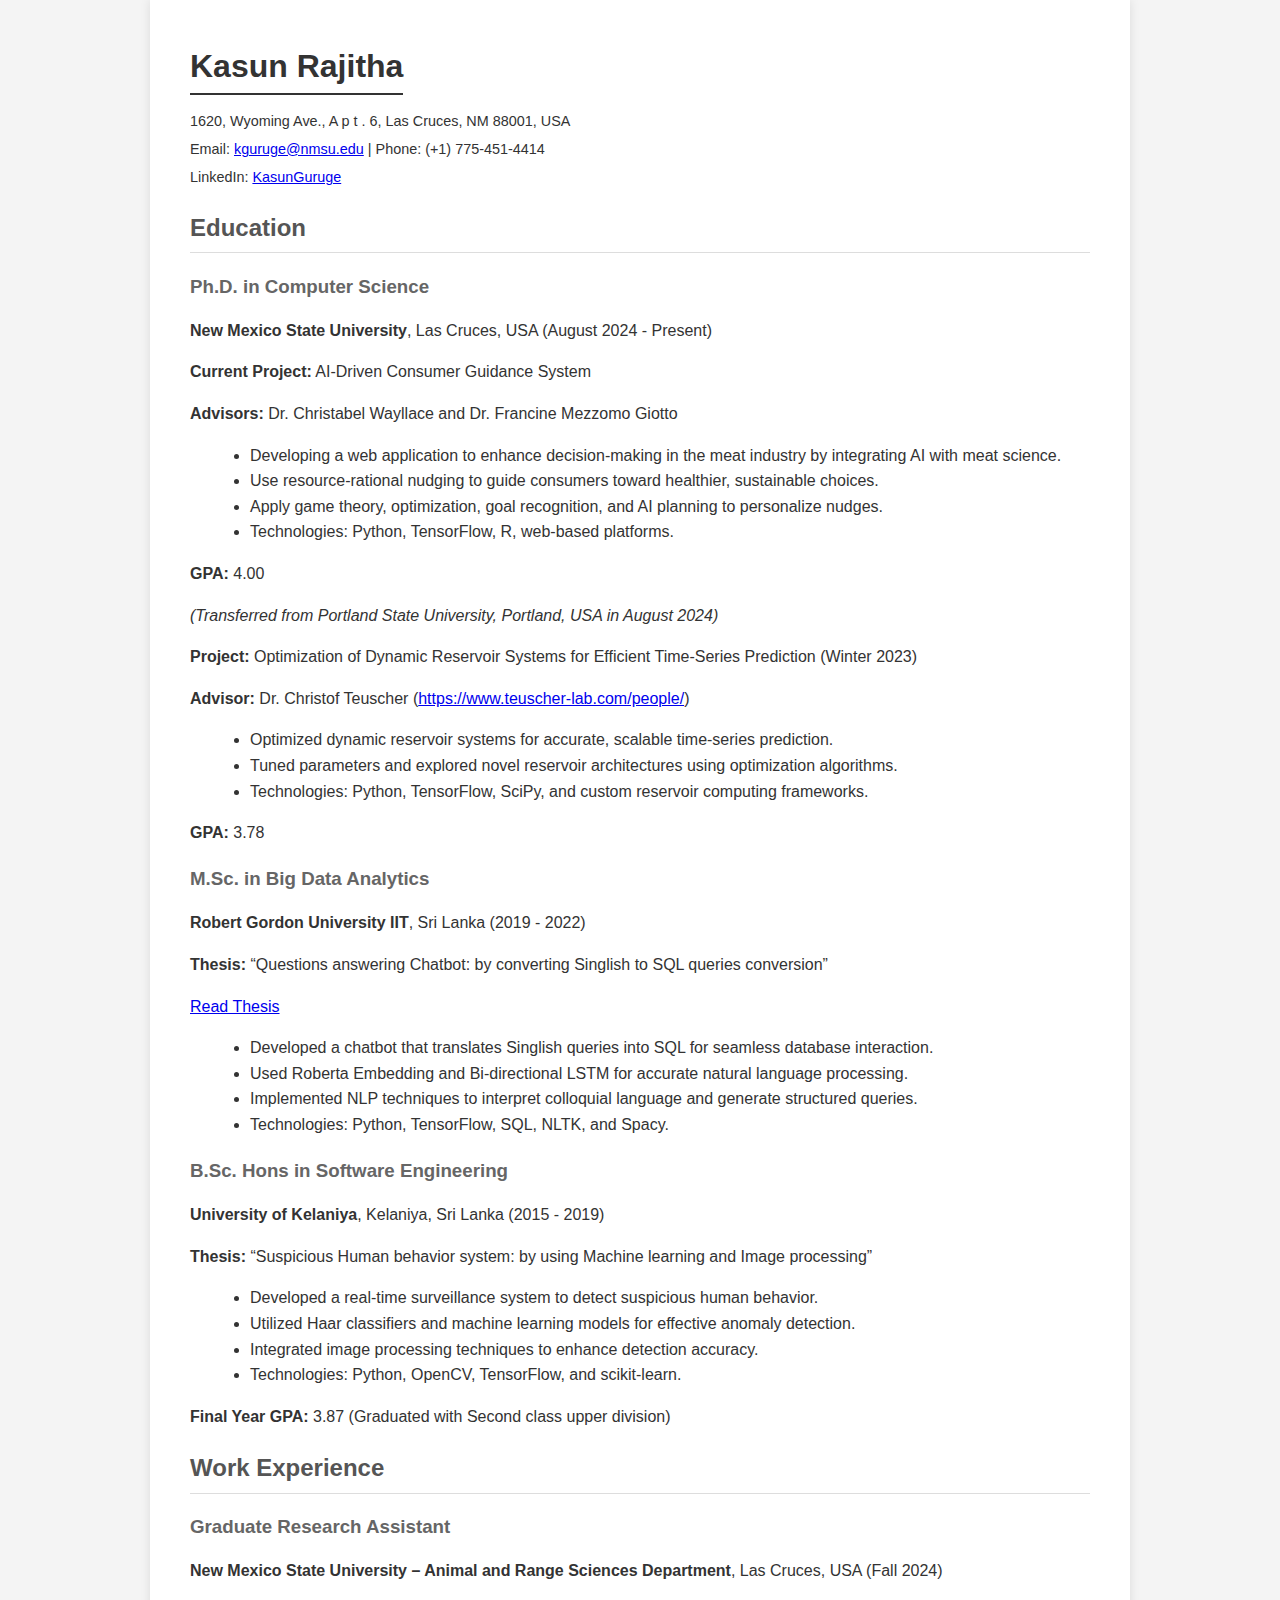
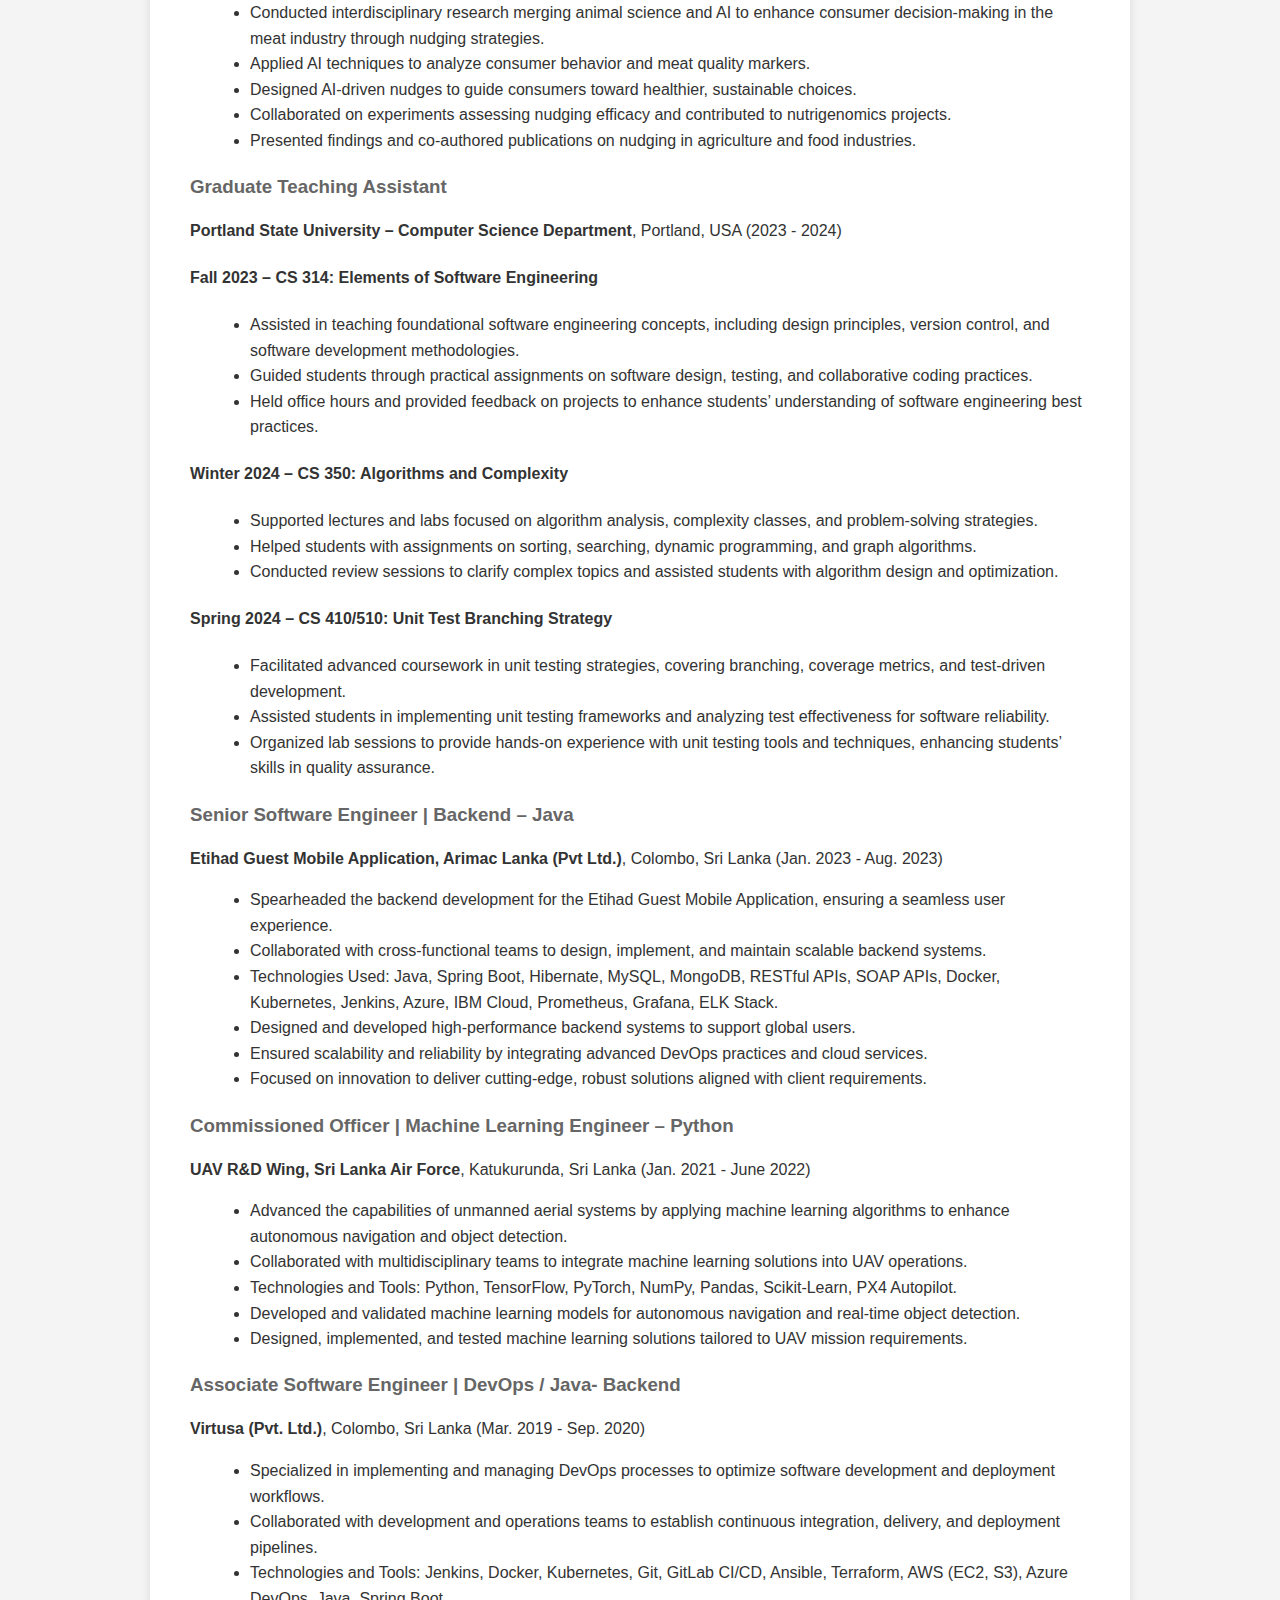
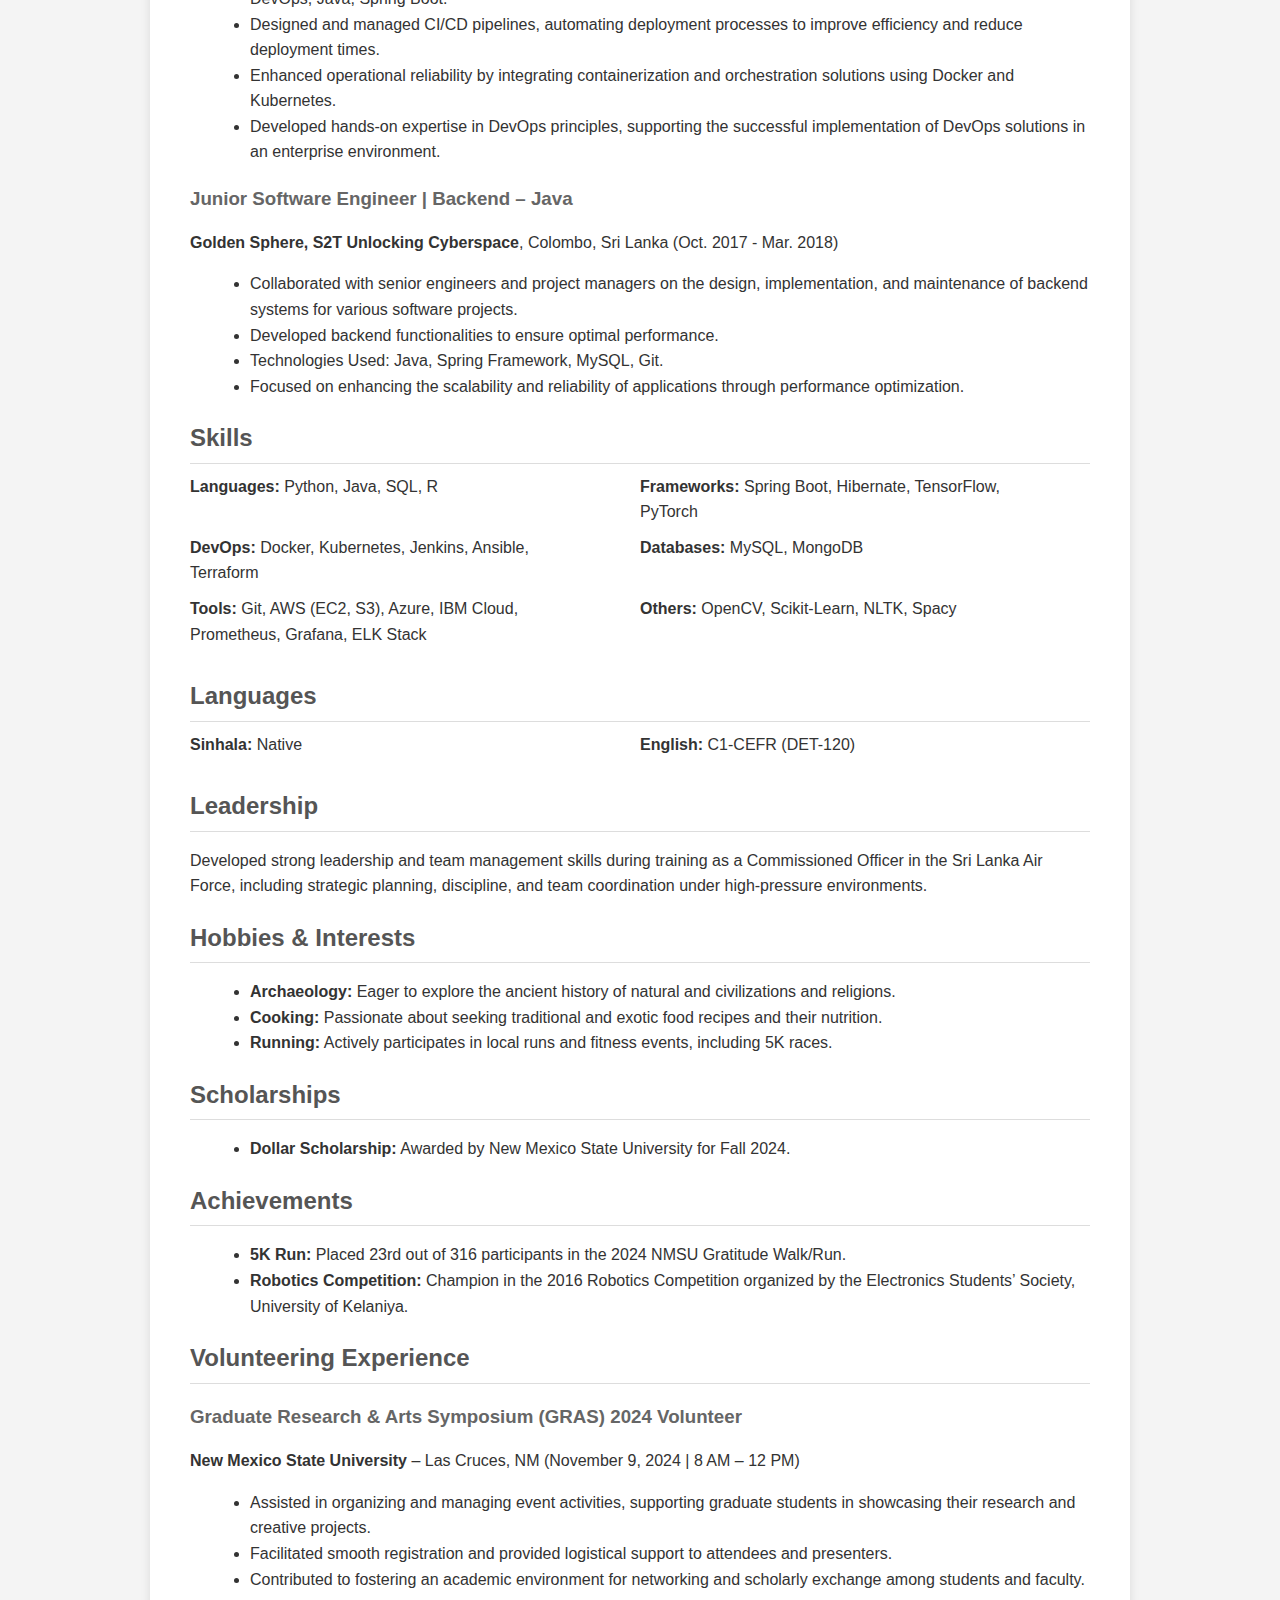
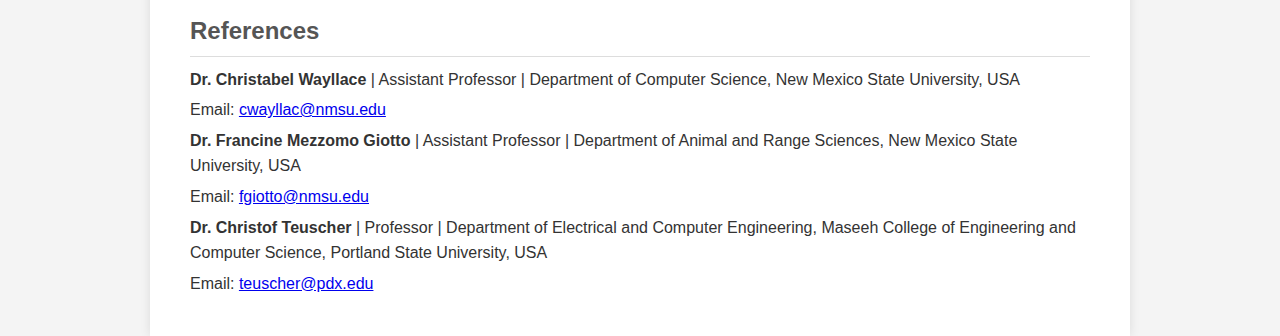
<file: about.html>
<!DOCTYPE html>
<html lang="en">
<head>
    <meta charset="UTF-8">
    <meta name="viewport" content="width=device-width, initial-scale=1.0">
    <title>Kasun Rajitha - Curriculum Vitae</title>
    <style>
        body {
            font-family: Arial, sans-serif;
            line-height: 1.6;
            margin: 0;
            padding: 0;
            background-color: #f4f4f4;
            color: #333;
        }
        .container {
            width: 80%;
            max-width: 900px;
            margin: auto;
            background: #fff;
            padding: 20px 40px;
            box-shadow: 0 0 10px rgba(0,0,0,0.1);
        }
        header, section {
            margin-bottom: 20px;
        }
        header h1 {
            margin-bottom: 5px;
            font-size: 2em;
            border-bottom: 2px solid #333;
            display: inline-block;
        }
        .contact-info {
            margin-top: 10px;
            font-size: 0.9em;
        }
        .contact-info p {
            margin: 5px 0;
        }
        h2 {
            border-bottom: 1px solid #ddd;
            padding-bottom: 5px;
            margin-bottom: 10px;
            color: #555;
        }
        h3 {
            margin-bottom: 5px;
            color: #666;
        }
        ul {
            list-style-type: disc;
            margin-left: 20px;
        }
        .skills, .languages {
            display: flex;
            flex-wrap: wrap;
        }
        .skills div, .languages div {
            width: 45%;
            margin-right: 5%;
            margin-bottom: 10px;
        }
        .references p {
            margin: 5px 0;
        }
        @media (max-width: 600px) {
            .skills div, .languages div {
                width: 100%;
                margin-right: 0;
            }
        }
    </style>
</head>
<body>
    <div class="container">
        <!-- Header Section -->
        <header>
            <h1>Kasun Rajitha</h1>
            <div class="contact-info">
                <p>1620, Wyoming Ave., A p t . 6, Las Cruces, NM 88001, USA</p>
                <p>Email: <a href="mailto:kguruge@nmsu.edu">kguruge@nmsu.edu</a> | Phone: (+1) 775-451-4414</p>
                <p>LinkedIn: <a href="https://www.linkedin.com/in/kasun-guruge-22399799/" target="_blank">KasunGuruge</a></p>
            </div>
        </header>

        <!-- Education Section -->
        <section>
            <h2>Education</h2>
            
            <div>
                <h3>Ph.D. in Computer Science</h3>
                <p><strong>New Mexico State University</strong>, Las Cruces, USA (August 2024 - Present)</p>
                <p><strong>Current Project:</strong> AI-Driven Consumer Guidance System</p>
                <p><strong>Advisors:</strong> Dr. Christabel Wayllace and Dr. Francine Mezzomo Giotto</p>
                <ul>
                    <li>Developing a web application to enhance decision-making in the meat industry by integrating AI with meat science.</li>
                    <li>Use resource-rational nudging to guide consumers toward healthier, sustainable choices.</li>
                    <li>Apply game theory, optimization, goal recognition, and AI planning to personalize nudges.</li>
                    <li>Technologies: Python, TensorFlow, R, web-based platforms.</li>
                </ul>
                <p><strong>GPA:</strong> 4.00</p>
                <p><em>(Transferred from Portland State University, Portland, USA in August 2024)</em></p>
                <p><strong>Project:</strong> Optimization of Dynamic Reservoir Systems for Efficient Time-Series Prediction (Winter 2023)</p>
                <p><strong>Advisor:</strong> Dr. Christof Teuscher (<a href="https://www.teuscher-lab.com/people/" target="_blank">https://www.teuscher-lab.com/people/</a>)</p>
                <ul>
                    <li>Optimized dynamic reservoir systems for accurate, scalable time-series prediction.</li>
                    <li>Tuned parameters and explored novel reservoir architectures using optimization algorithms.</li>
                    <li>Technologies: Python, TensorFlow, SciPy, and custom reservoir computing frameworks.</li>
                </ul>
                <p><strong>GPA:</strong> 3.78</p>
            </div>

            <div>
                <h3>M.Sc. in Big Data Analytics</h3>
                <p><strong>Robert Gordon University IIT</strong>, Sri Lanka (2019 - 2022)</p>
                <p><strong>Thesis:</strong> “Questions answering Chatbot: by converting Singlish to SQL queries conversion”</p>
                <p><a href="http://dlib.iit.ac.lk/xmlui/bitstream/handle/123456789/1391/2019152.pdf?sequence=1" target="_blank">Read Thesis</a></p>
                <ul>
                    <li>Developed a chatbot that translates Singlish queries into SQL for seamless database interaction.</li>
                    <li>Used Roberta Embedding and Bi-directional LSTM for accurate natural language processing.</li>
                    <li>Implemented NLP techniques to interpret colloquial language and generate structured queries.</li>
                    <li>Technologies: Python, TensorFlow, SQL, NLTK, and Spacy.</li>
                </ul>
                
                
            </div>

            <div>
                <h3>B.Sc. Hons in Software Engineering</h3>
                <p><strong>University of Kelaniya</strong>, Kelaniya, Sri Lanka (2015 - 2019)</p>
                <p><strong>Thesis:</strong> “Suspicious Human behavior system: by using Machine learning and Image processing”</p>
                <ul>
                    <li>Developed a real-time surveillance system to detect suspicious human behavior.</li>
                    <li>Utilized Haar classifiers and machine learning models for effective anomaly detection.</li>
                    <li>Integrated image processing techniques to enhance detection accuracy.</li>
                    <li>Technologies: Python, OpenCV, TensorFlow, and scikit-learn.</li>
                </ul>
                <p><strong>Final Year GPA:</strong> 3.87 (Graduated with Second class upper division)</p>
            </div>
        </section>

        <!-- Work Experience Section -->
        <section>
            <h2>Work Experience</h2>
            
            <div>
                <h3>Graduate Research Assistant</h3>
                <p><strong>New Mexico State University – Animal and Range Sciences Department</strong>, Las Cruces, USA (Fall 2024)</p>
                <ul>
                    <li>Conducted interdisciplinary research merging animal science and AI to enhance consumer decision-making in the meat industry through nudging strategies.</li>
                    <li>Applied AI techniques to analyze consumer behavior and meat quality markers.</li>
                    <li>Designed AI-driven nudges to guide consumers toward healthier, sustainable choices.</li>
                    <li>Collaborated on experiments assessing nudging efficacy and contributed to nutrigenomics projects.</li>
                    <li>Presented findings and co-authored publications on nudging in agriculture and food industries.</li>
                </ul>
            </div>

            <div>
                <h3>Graduate Teaching Assistant</h3>
                <p><strong>Portland State University – Computer Science Department</strong>, Portland, USA (2023 - 2024)</p>
                
                <h4>Fall 2023 – CS 314: Elements of Software Engineering</h4>
                <ul>
                    <li>Assisted in teaching foundational software engineering concepts, including design principles, version control, and software development methodologies.</li>
                    <li>Guided students through practical assignments on software design, testing, and collaborative coding practices.</li>
                    <li>Held office hours and provided feedback on projects to enhance students’ understanding of software engineering best practices.</li>
                </ul>
                
                <h4>Winter 2024 – CS 350: Algorithms and Complexity</h4>
                <ul>
                    <li>Supported lectures and labs focused on algorithm analysis, complexity classes, and problem-solving strategies.</li>
                    <li>Helped students with assignments on sorting, searching, dynamic programming, and graph algorithms.</li>
                    <li>Conducted review sessions to clarify complex topics and assisted students with algorithm design and optimization.</li>
                </ul>
                
                <h4>Spring 2024 – CS 410/510: Unit Test Branching Strategy</h4>
                <ul>
                    <li>Facilitated advanced coursework in unit testing strategies, covering branching, coverage metrics, and test-driven development.</li>
                    <li>Assisted students in implementing unit testing frameworks and analyzing test effectiveness for software reliability.</li>
                    <li>Organized lab sessions to provide hands-on experience with unit testing tools and techniques, enhancing students’ skills in quality assurance.</li>
                </ul>
            </div>

            <div>
                <h3>Senior Software Engineer | Backend – Java</h3>
                <p><strong>Etihad Guest Mobile Application, Arimac Lanka (Pvt Ltd.)</strong>, Colombo, Sri Lanka (Jan. 2023 - Aug. 2023)</p>
                <ul>
                    <li>Spearheaded the backend development for the Etihad Guest Mobile Application, ensuring a seamless user experience.</li>
                    <li>Collaborated with cross-functional teams to design, implement, and maintain scalable backend systems.</li>
                    <li>Technologies Used: Java, Spring Boot, Hibernate, MySQL, MongoDB, RESTful APIs, SOAP APIs, Docker, Kubernetes, Jenkins, Azure, IBM Cloud, Prometheus, Grafana, ELK Stack.</li>
                    <li>Designed and developed high-performance backend systems to support global users.</li>
                    <li>Ensured scalability and reliability by integrating advanced DevOps practices and cloud services.</li>
                    <li>Focused on innovation to deliver cutting-edge, robust solutions aligned with client requirements.</li>
                </ul>
            </div>

            <div>
                <h3>Commissioned Officer | Machine Learning Engineer – Python</h3>
                <p><strong>UAV R&D Wing, Sri Lanka Air Force</strong>, Katukurunda, Sri Lanka (Jan. 2021 - June 2022)</p>
                <ul>
                    <li>Advanced the capabilities of unmanned aerial systems by applying machine learning algorithms to enhance autonomous navigation and object detection.</li>
                    <li>Collaborated with multidisciplinary teams to integrate machine learning solutions into UAV operations.</li>
                    <li>Technologies and Tools: Python, TensorFlow, PyTorch, NumPy, Pandas, Scikit-Learn, PX4 Autopilot.</li>
                    <li>Developed and validated machine learning models for autonomous navigation and real-time object detection.</li>
                    <li>Designed, implemented, and tested machine learning solutions tailored to UAV mission requirements.</li>
                </ul>
            </div>

            <div>
                <h3>Associate Software Engineer | DevOps / Java- Backend</h3>
                <p><strong>Virtusa (Pvt. Ltd.)</strong>, Colombo, Sri Lanka (Mar. 2019 - Sep. 2020)</p>
                <ul>
                    <li>Specialized in implementing and managing DevOps processes to optimize software development and deployment workflows.</li>
                    <li>Collaborated with development and operations teams to establish continuous integration, delivery, and deployment pipelines.</li>
                    <li>Technologies and Tools: Jenkins, Docker, Kubernetes, Git, GitLab CI/CD, Ansible, Terraform, AWS (EC2, S3), Azure DevOps, Java, Spring Boot.</li>
                    <li>Designed and managed CI/CD pipelines, automating deployment processes to improve efficiency and reduce deployment times.</li>
                    <li>Enhanced operational reliability by integrating containerization and orchestration solutions using Docker and Kubernetes.</li>
                    <li>Developed hands-on expertise in DevOps principles, supporting the successful implementation of DevOps solutions in an enterprise environment.</li>
                </ul>
            </div>

            <div>
                <h3>Junior Software Engineer | Backend – Java</h3>
                <p><strong>Golden Sphere, S2T Unlocking Cyberspace</strong>, Colombo, Sri Lanka (Oct. 2017 - Mar. 2018)</p>
                <ul>
                    <li>Collaborated with senior engineers and project managers on the design, implementation, and maintenance of backend systems for various software projects.</li>
                    <li>Developed backend functionalities to ensure optimal performance.</li>
                    <li>Technologies Used: Java, Spring Framework, MySQL, Git.</li>
                    <li>Focused on enhancing the scalability and reliability of applications through performance optimization.</li>
                </ul>
            </div>
        </section>

        <!-- Skills Section -->
        <section>
            <h2>Skills</h2>
            <div class="skills">
                <div><strong>Languages:</strong> Python, Java, SQL, R</div>
                <div><strong>Frameworks:</strong> Spring Boot, Hibernate, TensorFlow, PyTorch</div>
                <div><strong>DevOps:</strong> Docker, Kubernetes, Jenkins, Ansible, Terraform</div>
                <div><strong>Databases:</strong> MySQL, MongoDB</div>
                <div><strong>Tools:</strong> Git, AWS (EC2, S3), Azure, IBM Cloud, Prometheus, Grafana, ELK Stack</div>
                <div><strong>Others:</strong> OpenCV, Scikit-Learn, NLTK, Spacy</div>
            </div>
        </section>

        <!-- Languages Section -->
        <section>
            <h2>Languages</h2>
            <div class="languages">
                <div><strong>Sinhala:</strong> Native</div>
                <div><strong>English:</strong> C1-CEFR (DET-120)</div>
            </div>
        </section>

        <!-- Leadership Section -->
        <section>
            <h2>Leadership</h2>
            <p>Developed strong leadership and team management skills during training as a Commissioned Officer in the Sri Lanka Air Force, including strategic planning, discipline, and team coordination under high-pressure environments.</p>
        </section>

        <!-- Hobbies & Interests Section -->
        <section>
            <h2>Hobbies & Interests</h2>
            <ul>
                <li><strong>Archaeology:</strong> Eager to explore the ancient history of natural and civilizations and religions.</li>
                <li><strong>Cooking:</strong> Passionate about seeking traditional and exotic food recipes and their nutrition.</li>
                <li><strong>Running:</strong> Actively participates in local runs and fitness events, including 5K races.</li>
            </ul>
        </section>

        <!-- Scholarships Section -->
        <section>
            <h2>Scholarships</h2>
            <ul>
                <li><strong>Dollar Scholarship:</strong> Awarded by New Mexico State University for Fall 2024.</li>
            </ul>
        </section>

        <!-- Achievements Section -->
        <section>
            <h2>Achievements</h2>
            <ul>
                <li><strong>5K Run:</strong> Placed 23rd out of 316 participants in the 2024 NMSU Gratitude Walk/Run.</li>
                <li><strong>Robotics Competition:</strong> Champion in the 2016 Robotics Competition organized by the Electronics Students’ Society, University of Kelaniya.</li>
            </ul>
        </section>

        <!-- Volunteering Experience Section -->
        <section>
            <h2>Volunteering Experience</h2>
            <div>
                <h3>Graduate Research & Arts Symposium (GRAS) 2024 Volunteer</h3>
                <p><strong>New Mexico State University</strong> – Las Cruces, NM (November 9, 2024 | 8 AM – 12 PM)</p>
                <ul>
                    <li>Assisted in organizing and managing event activities, supporting graduate students in showcasing their research and creative projects.</li>
                    <li>Facilitated smooth registration and provided logistical support to attendees and presenters.</li>
                    <li>Contributed to fostering an academic environment for networking and scholarly exchange among students and faculty.</li>
                </ul>
            </div>
        </section>

        <!-- References Section -->
        <section>
            <h2>References</h2>
            <div class="references">
                <p><strong>Dr. Christabel Wayllace</strong> | Assistant Professor | Department of Computer Science, New Mexico State University, USA</p>
                <p>Email: <a href="mailto:cwayllac@nmsu.edu">cwayllac@nmsu.edu</a></p>
                
                <p><strong>Dr. Francine Mezzomo Giotto</strong> | Assistant Professor | Department of Animal and Range Sciences, New Mexico State University, USA</p>
                <p>Email: <a href="mailto:fgiotto@nmsu.edu">fgiotto@nmsu.edu</a></p>
                
                <p><strong>Dr. Christof Teuscher</strong> | Professor | Department of Electrical and Computer Engineering, Maseeh College of Engineering and Computer Science, Portland State University, USA</p>
                <p>Email: <a href="mailto:teuscher@pdx.edu">teuscher@pdx.edu</a></p>
            </div>
        </section>
    </div>
</body>
</html>
</file>
